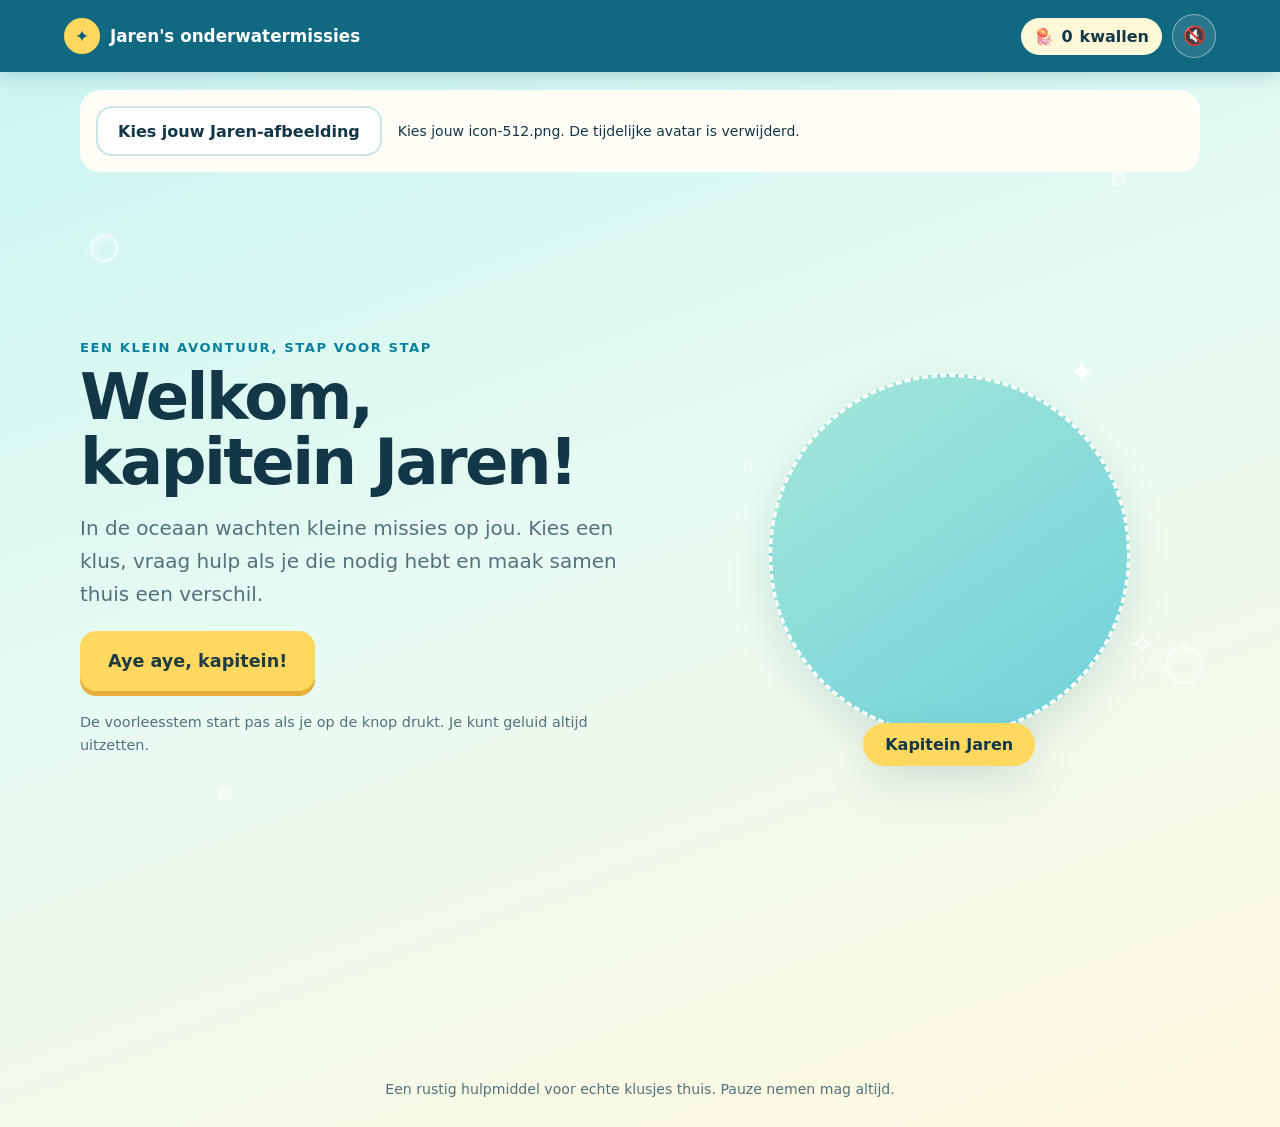
<file: minigames-met-jouw-jaren.html>
<!doctype html>
<html lang="nl">
  <head>
    <meta charset="utf-8">
    <meta name="viewport" content="width=device-width, initial-scale=1">
    <meta name="theme-color" content="#087f9d">
    <meta name="description" content="Een rustige, lokale app met kleine onderwatermissies voor Jaren.">
    <title>Jaren's Onderwatermissies</title>
    <style>:root {
  color-scheme: light;
  --ocean-deep: #075b78;
  --ocean: #087f9d;
  --ocean-light: #d9f7f5;
  --seafoam: #b7f0df;
  --sunshine: #ffd860;
  --coral: #ff8877;
  --ink: #143747;
  --muted: #53717b;
  --paper: #fffdf6;
  --line: #c9e6e5;
  --shadow: 0 16px 42px rgba(8, 77, 100, .13);
  font-family: "Trebuchet MS", "Avenir Next", Avenir, system-ui, sans-serif;
}

* { box-sizing: border-box; }

body {
  margin: 0;
  min-width: 320px;
  min-height: 100vh;
  color: var(--ink);
  background: linear-gradient(160deg, #c8f5f2 0%, #e8fbf2 48%, #fff8df 100%);
  overflow-x: hidden;
}

button, input { font: inherit; }
button { color: inherit; }
button:focus-visible, a:focus-visible, input:focus-visible {
  outline: 4px solid #f6a63c;
  outline-offset: 3px;
}

.ocean { position: fixed; inset: 0; z-index: -1; overflow: hidden; pointer-events: none; }
.bubble { position: absolute; width: 28px; height: 28px; border: 2px solid rgba(255,255,255,.68); border-radius: 50%; box-shadow: inset 3px 3px 8px #fff8, 0 0 14px #fff5; }
.bubble-one { left: 7%; top: 26%; }
.bubble-two { right: 12%; top: 19%; width: 15px; height: 15px; }
.bubble-three { right: 6%; bottom: 24%; width: 38px; height: 38px; }
.bubble-four { left: 17%; bottom: 11%; width: 13px; height: 13px; }

.topbar {
  position: sticky;
  top: 0;
  z-index: 3;
  min-height: 72px;
  padding: 10px clamp(16px, 5vw, 64px);
  display: flex;
  align-items: center;
  justify-content: space-between;
  gap: 16px;
  color: white;
  background: rgba(5, 95, 122, .94);
  box-shadow: 0 4px 18px #074f6530;
  backdrop-filter: blur(12px);
}
.brand { display: flex; align-items: center; gap: 10px; text-decoration: none; color: inherit; font-size: 1.05rem; font-weight: 900; }
.brand-mark { display: grid; width: 36px; height: 36px; place-items: center; border-radius: 50%; color: var(--ocean-deep); background: var(--sunshine); }
.topbar-right { display: flex; align-items: center; gap: 10px; }
.wallet { display: flex; align-items: center; gap: 7px; padding: 9px 13px; border-radius: 999px; color: var(--ink); background: #fff8d8; font-weight: 900; }
.wallet-label { font-weight: 700; }
.icon-button { min-width: 44px; min-height: 44px; border: 1px solid #ffffff70; border-radius: 50%; color: white; background: #ffffff19; cursor: pointer; font-size: 1.15rem; }
.app-shell { width: min(1120px, calc(100% - 32px)); min-height: calc(100vh - 144px); margin: 28px auto 110px; }
.view { animation: rise-in .35s ease both; }
.view[hidden] { display: none; }
.notice { position: relative; z-index: 1; margin: 0 0 18px; padding: 14px 18px; border: 2px solid #e8a837; border-radius: 16px; background: #fff5d5; font-weight: 700; }
.welcome-view { min-height: min(720px, calc(100vh - 190px)); display: grid; grid-template-columns: 1.05fr .95fr; align-items: center; gap: clamp(20px, 5vw, 70px); }
.welcome-copy { padding: clamp(20px, 5vw, 60px) 0; }
.eyebrow { margin: 0 0 10px; color: var(--ocean); font-size: .82rem; font-weight: 900; letter-spacing: .12em; text-transform: uppercase; }
h1, h2, p { margin-top: 0; }
h1 { max-width: 760px; margin-bottom: 16px; font-size: clamp(2.2rem, 5vw, 4.1rem); line-height: 1.03; letter-spacing: -.04em; }
h2 { margin: 38px 0 16px; font-size: clamp(1.35rem, 2.5vw, 1.8rem); }
.lead { max-width: 650px; color: var(--muted); font-size: clamp(1.05rem, 2vw, 1.25rem); line-height: 1.65; }
.button { min-height: 50px; display: inline-flex; align-items: center; justify-content: center; gap: 8px; padding: 12px 20px; border: 0; border-radius: 16px; font-weight: 900; cursor: pointer; text-align: center; transition: transform .18s ease, box-shadow .18s ease, filter .18s ease; }
.button:hover:not(:disabled) { transform: translateY(-2px); box-shadow: 0 8px 18px #134b5c29; }
.button:disabled { opacity: .58; cursor: not-allowed; }
.button-primary { color: #203b42; background: var(--sunshine); box-shadow: 0 5px 0 #e7af37; }
.button-secondary { border: 2px solid var(--line); background: white; }
.button-coral { color: #fff; background: #d94f4d; }
.button-large { min-height: 60px; padding: 16px 28px; font-size: 1.1rem; }
.button-full { width: 100%; }
.sound-note, .fine-print { margin-top: 20px; color: var(--muted); font-size: .9rem; line-height: 1.55; }
.welcome-avatar { position: relative; justify-self: center; width: min(100%, 430px); aspect-ratio: 1; }
.welcome-avatar::before { position: absolute; inset: 8%; content: ""; border: 3px dashed #fff; border-radius: 50%; background: linear-gradient(145deg, #a4e7d8, #71d2db); box-shadow: var(--shadow); }
.welcome-avatar img { position: absolute; left: 10%; top: 3%; width: 80%; height: 88%; object-fit: cover; object-position: center 28%; border: 9px solid #fff; border-radius: 46% 46% 40% 40%; box-shadow: var(--shadow); }
.avatar-caption { position: absolute; bottom: 1%; left: 50%; z-index: 1; transform: translateX(-50%); white-space: nowrap; padding: 12px 22px; border-radius: 999px; background: var(--sunshine); font-weight: 900; box-shadow: var(--shadow); }
.avatar-orbit span { position: absolute; z-index: 1; color: #fff; font-size: 2rem; }
.avatar-orbit span:nth-child(1) { top: 3%; right: 16%; }
.avatar-orbit span:nth-child(2) { top: 25%; left: 1%; }
.avatar-orbit span:nth-child(3) { right: 2%; bottom: 25%; }
.page-heading { display: flex; align-items: center; justify-content: space-between; gap: 22px; margin: 34px 0 24px; }
.page-heading h1 { font-size: clamp(2rem, 4vw, 3.2rem); }
.page-heading .lead { margin-bottom: 0; }
.companion { display: flex; align-items: center; gap: 10px; flex: 0 0 auto; padding: 8px 14px 8px 8px; border: 2px solid white; border-radius: 999px; background: #ffffffb8; color: var(--ocean-deep); font-weight: 900; box-shadow: 0 5px 16px #0e64731a; }
.companion img { width: 54px; height: 54px; object-fit: cover; object-position: center 25%; border-radius: 50%; border: 3px solid #fff; animation: companion-walk 2s ease-in-out infinite alternate; }
.mission-grid { display: grid; grid-template-columns: repeat(3, 1fr); gap: 18px; }
.mission-card { position: relative; display: flex; min-height: 278px; flex-direction: column; padding: 22px; border: 2px solid white; border-radius: 24px; background: #fffdf2e8; box-shadow: var(--shadow); }
.mission-icon { width: 68px; height: 68px; display: grid; place-items: center; margin-bottom: 14px; border-radius: 20px; background: var(--ocean-light); font-size: 2.2rem; }
.mission-card h2 { margin: 0 0 3px; font-size: 1.25rem; }
.mission-tag { margin: 0 0 18px; color: var(--muted); font-size: .9rem; }
.mission-footer { display: flex; align-items: center; justify-content: space-between; gap: 8px; margin-top: auto; }
.points { color: #8d5b00; font-weight: 900; white-space: nowrap; }
.status-pill { display: inline-flex; align-items: center; gap: 5px; width: fit-content; padding: 7px 10px; border-radius: 99px; background: #e5f5ee; color: #256448; font-size: .85rem; font-weight: 900; }
.status-waiting { background: #fff0c8; color: #735308; }
.status-approved { background: #dff3ea; color: #256448; }
.back-link { min-height: 48px; padding: 8px 2px; border: 0; color: var(--ocean-deep); background: transparent; font-weight: 900; cursor: pointer; }
.mission-play { display: grid; grid-template-columns: minmax(0, 1fr) 250px; gap: 24px; margin-top: 14px; }
.step-card { min-height: 340px; padding: clamp(22px, 5vw, 44px); border: 2px solid white; border-radius: 28px; background: var(--paper); box-shadow: var(--shadow); }
.step-count { color: var(--muted); font-weight: 900; }
.step-instruction { margin: 32px 0; font-size: clamp(1.6rem, 4vw, 2.6rem); font-weight: 900; line-height: 1.2; }
.step-actions { display: flex; flex-wrap: wrap; gap: 12px; }
.helper-card { align-self: stretch; padding: 22px; border-radius: 24px; background: #d7f4eb; }
.helper-card img { width: 96px; height: 96px; object-fit: cover; object-position: center 25%; border: 4px solid white; border-radius: 50%; }
.helper-card h2 { margin: 12px 0 8px; font-size: 1.25rem; }
.help-options { display: grid; gap: 10px; margin-top: 16px; }
.help-options .button { min-height: 54px; padding: 10px; background: white; font-size: .92rem; }
.room-scene { position: relative; min-height: 370px; overflow: hidden; border: 7px solid #fff; border-radius: 28px; background: linear-gradient(#8ce0e2 0 58%, #ffe1a0 58%); box-shadow: var(--shadow); }
.room-scene::before { position: absolute; inset: 56% 0 0; content: ""; background: repeating-linear-gradient(165deg, transparent 0 32px, #f8c97855 33px 36px); }
.room-window { position: absolute; top: 34px; left: 7%; width: 150px; height: 130px; display: flex; align-items: center; justify-content: space-around; border: 9px solid #fff5d7; border-radius: 50%; background: #55c5d9; font-size: 1.8rem; }
.room-bed { position: absolute; left: 30%; bottom: 28px; z-index: 1; display: grid; width: 230px; height: 88px; place-items: center; border: 8px solid #e6a14e; border-radius: 24px 24px 8px 8px; background: #fff4d5; font-size: 3rem; }
.room-shelf { position: absolute; top: 48px; right: 8%; font-size: 3.4rem; }
.room-avatar { position: absolute; right: 12%; bottom: 22px; z-index: 2; width: 125px; height: 176px; object-fit: cover; object-position: center 20%; border: 5px solid white; border-radius: 48% 48% 25% 25%; animation: companion-walk 2.4s ease-in-out infinite alternate; }
.room-items { position: absolute; z-index: 3; inset: 0; pointer-events: none; }
.room-items span { position: absolute; font-size: 2.2rem; filter: drop-shadow(0 2px 2px #fff); }
.room-items .avatar-equipment { right: calc(12% + 36px); bottom: 184px; z-index: 4; font-size: 2rem; }
.shop-grid { display: grid; grid-template-columns: repeat(auto-fit, minmax(200px, 1fr)); gap: 14px; }
.shop-card { display: flex; align-items: center; gap: 14px; padding: 16px; border: 2px solid white; border-radius: 20px; background: #fffdf2e8; box-shadow: 0 7px 20px #0c60701a; }
.shop-icon { font-size: 2.2rem; }
.shop-info { flex: 1; }
.shop-info strong, .shop-info span { display: block; }
.shop-info span { margin-top: 4px; color: var(--muted); font-size: .9rem; }
.shop-card .button { min-width: 92px; padding-inline: 12px; }
.reward-list { display: grid; gap: 12px; }
.reward-card { display: flex; align-items: center; justify-content: space-between; gap: 18px; padding: 18px 22px; border: 2px solid white; border-radius: 20px; background: #fffdf2e8; box-shadow: 0 7px 20px #0c60701a; }
.reward-card p { margin: 5px 0 0; color: var(--muted); line-height: 1.5; }
.parent-panel { margin: 18px 0; padding: clamp(18px, 4vw, 28px); border: 2px solid white; border-radius: 24px; background: #fffdf2e8; box-shadow: var(--shadow); }
.parent-panel h2 { margin-top: 0; }
.approval-card { display: flex; flex-wrap: wrap; align-items: center; justify-content: space-between; gap: 14px; padding: 14px 0; border-top: 1px solid var(--line); }
.approval-card:first-child { border-top: 0; }
.approval-actions { display: flex; gap: 10px; flex-wrap: wrap; }
.reward-form { display: grid; grid-template-columns: 1fr 180px; gap: 14px; align-items: end; }
.reward-form label, .pin-dialog label { display: grid; gap: 7px; font-weight: 800; }
.reward-form label:nth-child(3) { grid-column: 1 / -1; }
input:not([type="checkbox"]):not([type="file"]) { width: 100%; min-height: 48px; padding: 10px 12px; border: 2px solid var(--line); border-radius: 12px; background: white; }
.reward-form button { width: fit-content; }
.parent-reward-list { display: grid; gap: 8px; margin-top: 16px; }
.parent-reward { display: flex; justify-content: space-between; gap: 12px; padding: 10px 0; border-top: 1px solid var(--line); }
.setting-row { display: flex; justify-content: space-between; align-items: center; gap: 14px; min-height: 54px; border-top: 1px solid var(--line); font-weight: 800; }
.setting-row input { width: 24px; height: 24px; accent-color: var(--ocean); }
.export-actions { display: flex; flex-wrap: wrap; gap: 10px; margin-top: 16px; }
.import-button { position: relative; overflow: hidden; }
.import-button input { position: absolute; inset: 0; width: 100%; opacity: 0; cursor: pointer; }
.empty-state { padding: 18px; border-radius: 16px; background: #eff9f3; color: var(--muted); }
.bottom-nav { position: fixed; z-index: 4; left: 50%; bottom: 14px; transform: translateX(-50%); display: flex; gap: 4px; width: min(700px, calc(100% - 24px)); padding: 8px; border: 1px solid #fff; border-radius: 22px; background: #ffffffed; box-shadow: 0 10px 38px #044a6233; backdrop-filter: blur(12px); }
.bottom-nav[hidden] { display: none; }
.nav-button { flex: 1; min-height: 54px; display: grid; place-items: center; align-content: center; gap: 2px; border: 0; border-radius: 16px; background: transparent; font-size: .83rem; font-weight: 900; cursor: pointer; }
.nav-button span { font-size: 1.25rem; }
.nav-button[aria-current="page"] { color: var(--ocean-deep); background: #d9f5ef; }
.pin-dialog { width: min(430px, calc(100% - 28px)); padding: 28px; border: 0; border-radius: 24px; background: var(--paper); box-shadow: 0 20px 70px #063f50a6; }
.pin-dialog::backdrop { background: #063e50a3; backdrop-filter: blur(4px); }
.pin-dialog h2 { margin: 0 0 8px; }
.pin-dialog p:not(.eyebrow):not(.form-error) { color: var(--muted); line-height: 1.5; }
.pin-dialog label { margin: 16px 0; }
.dialog-close { float: right; width: 40px; height: 40px; border: 0; border-radius: 50%; background: var(--ocean-light); font-size: 1.5rem; cursor: pointer; }
.form-error { min-height: 1.3em; color: #ad3333; font-weight: 800; }
.footer { padding: 15px 20px 30px; color: var(--muted); text-align: center; font-size: .88rem; }
body.calm-mode *, body.calm-mode *::before, body.calm-mode *::after { animation-duration: .01ms !important; animation-iteration-count: 1 !important; scroll-behavior: auto !important; transition-duration: .01ms !important; }

@keyframes rise-in { from { opacity: 0; transform: translateY(8px); } to { opacity: 1; transform: translateY(0); } }
@keyframes companion-walk { from { transform: translateX(-4px) rotate(-2deg); } to { transform: translateX(5px) rotate(2deg); } }

@media (max-width: 760px) {
  .topbar { min-height: 64px; padding-inline: 14px; }
  .brand { font-size: .88rem; }
  .wallet { gap: 5px; padding: 8px 10px; font-size: .88rem; }
  .wallet-label { display: none; }
  .app-shell { width: min(100% - 24px, 600px); margin-top: 15px; }
  .welcome-view { min-height: auto; grid-template-columns: 1fr; gap: 8px; padding-top: 24px; }
  .welcome-copy { padding: 10px 0; }
  .welcome-avatar { width: min(80vw, 310px); }
  .page-heading { align-items: stretch; flex-direction: column; }
  .page-heading .companion { align-self: flex-end; max-width: 100px; flex-direction: column; gap: 3px; padding: 7px; text-align: center; font-size: .7rem; }
  .companion img { width: 48px; height: 48px; }
  .mission-grid { grid-template-columns: 1fr; }
  .mission-card { min-height: 220px; }
  .mission-play { grid-template-columns: 1fr; }
  .helper-card { display: grid; grid-template-columns: 74px 1fr; align-items: center; column-gap: 12px; }
  .helper-card img { width: 70px; height: 70px; grid-row: span 2; }
  .helper-card h2 { margin: 0; }
  .helper-card p { margin: 4px 0 0; }
  .help-options { grid-column: 1 / -1; }
  .room-scene { min-height: 310px; }
  .room-window { width: 110px; height: 100px; font-size: 1.3rem; }
  .room-bed { left: 12%; width: 180px; }
  .room-avatar { right: 8%; width: 100px; height: 144px; }
  .room-items .avatar-equipment { right: calc(8% + 28px); bottom: 150px; }
  .reward-card { align-items: flex-start; flex-direction: column; }
  .reward-form { grid-template-columns: 1fr; }
  .reward-form label:nth-child(3) { grid-column: auto; }
  .reward-form button { width: 100%; }
  .bottom-nav { bottom: 7px; width: calc(100% - 14px); }
  .nav-button { min-height: 52px; font-size: .7rem; }
  .footer { padding-bottom: 90px; }
}

@media (prefers-reduced-motion: reduce) {
  *, *::before, *::after { scroll-behavior: auto !important; animation-duration: .01ms !important; animation-iteration-count: 1 !important; transition-duration: .01ms !important; }
}

/* Wasmandmissie */
.laundry-heading {text-align:center;max-width:760px;margin:0 auto 20px}.laundry-heading h1{font-size:clamp(1.8rem,5vw,3rem);margin:10px 0}.laundry-progress{display:flex;align-items:center;justify-content:center;gap:12px}.laundry-progress>span{display:grid;place-items:center;width:32px;height:32px;border-radius:50%;background:white;border:2px solid #84c8cc}.laundry-progress .collected{background:#087f72;color:white;border-color:#087f72}
.laundry-scene{position:relative;min-height:365px;border:6px solid white;border-radius:32px;background:linear-gradient(180deg,#ffe5a4 0%,#ffcf76 70%,#dba764 70%,#edc691 100%);box-shadow:var(--shadow);display:flex;align-items:flex-end;justify-content:space-around;padding:125px 24px 25px;gap:24px;overflow:hidden}.pineapple-window{position:absolute;top:20px;left:30px;width:105px;height:95px;text-align:center;background:#83e0ed;border:9px solid #bf8241;border-radius:50%;font-size:26px;line-height:1.3}.scene-label{position:absolute;right:25px;top:40px;font-weight:bold;color:#764c24;font-size:1.1rem}.clothes-floor{display:grid;grid-template-columns:repeat(2,minmax(80px,140px));gap:15px;flex:1;max-width:340px}.clothing{border:3px solid transparent;border-radius:22px;background:#fff9e6;min-height:92px;cursor:pointer;padding:10px;box-shadow:0 5px 0 #ba8b4a}.clothing>span{font-size:44px;display:block}.clothing small{font-weight:bold;font-size:14px}.clothing.selected{border-color:#006f88;background:#d3fcff;transform:translateY(-5px)}.clothing-space{display:grid;place-items:center;color:#98692d;min-height:92px;font-size:32px}.laundry-basket{width:220px;min-height:185px;border:4px dashed #976329;background:#fff6da;border-radius:26px;cursor:pointer;padding:14px;position:relative}.laundry-basket:disabled{cursor:default;opacity:.85}.laundry-basket:not(:disabled){border:4px solid #087f9d;background:#edfffa;box-shadow:0 0 0 7px #fff8}.basket-icon{display:block;font-size:90px;line-height:1.1}.basket-clothes{display:block;font-size:25px;min-height:32px}.laundry-basket strong{display:block}.laundry-controls{display:flex;justify-content:center;gap:15px;flex-wrap:wrap;margin:24px 0}.practice-note{text-align:center;max-width:650px;margin:16px auto;line-height:1.6;color:var(--muted)}
@media(max-width:560px){.laundry-scene{padding:125px 12px 20px;gap:12px;min-height:400px}.clothes-floor{gap:10px}.laundry-basket{width:135px;min-height:170px;padding:9px}.basket-icon{font-size:70px}.clothing{padding:8px 3px}.clothing>span{font-size:36px}.scene-label{max-width:120px;right:16px}.laundry-heading .lead{font-size:1.05rem}}

.quick-game{max-width:900px;margin:auto}.quick-scene{padding:28px;border:6px solid white;border-radius:30px;background:linear-gradient(145deg,#b8f3ed,#fff0be);box-shadow:var(--shadow)}.game-schoolbag .quick-scene{background:linear-gradient(145deg,#d9e7ff,#d7f8e9)}.game-plate .quick-scene{background:linear-gradient(145deg,#ffe1b5,#fff5d4)}.game-waste .quick-scene{background:linear-gradient(145deg,#b9e8f7,#e5f5d8)}.quick-count{display:inline-block;background:white;border-radius:30px;padding:10px 24px;font-weight:bold;color:#075b78}.quick-choices,.plate-trail{display:flex;justify-content:center;gap:14px;flex-wrap:wrap}.quick-choice{min-width:130px;min-height:130px;padding:15px;border:3px solid white;border-radius:24px;background:#fffdf6;box-shadow:0 5px 0 #087f9d33;cursor:pointer;flex:1;max-width:200px}.quick-choice>span{display:block;font-size:52px;line-height:1.3}.quick-choice strong{display:block;margin-top:8px}.quick-choice:hover:not(:disabled){background:#fff1ad;transform:translateY(-3px)}.quick-choice.packed{background:#c7efde;color:#23604c;box-shadow:none}.quick-choice:disabled:not(.packed){opacity:.5;cursor:default}.quick-destination{display:flex;flex-direction:column;align-items:center;margin:25px auto 0;padding:14px;border:3px dashed #178199;border-radius:25px;background:#ffffffb0;max-width:330px;min-height:150px}.quick-destination>span{font-size:66px}.packed-items{font-size:28px;min-height:36px;margin-top:8px}.packing-list{padding:16px;background:white;border-radius:18px;margin-bottom:20px;text-align:center;font-weight:bold;line-height:1.8}.quick-feedback{text-align:center;min-height:48px;line-height:1.6;font-weight:bold;margin:22px 0;color:#075b78}.waste-object{text-align:center;font-size:80px}.object-name{text-align:center;font-weight:bold}.plate-trail .trail-step{max-width:220px}.game-plate .trail-step:not(:disabled){border-color:#087f9d;background:#fff1ad}
@media(max-width:560px){.quick-scene{padding:18px 12px}.quick-choice{min-width:92px;min-height:112px;padding:10px 5px}.quick-choice>span{font-size:40px}.quick-choices,.plate-trail{gap:9px}.quick-choice strong{font-size:14px}.game-schoolbag .quick-choice{flex-basis:40%;max-width:none}.packing-list{font-size:14px}.plate-trail{flex-direction:column}.plate-trail .trail-step{max-width:none;width:100%;min-height:85px;display:flex;align-items:center;gap:16px;padding:8px 16px}.quick-destination{min-height:120px}}

.avatar-picker{max-width:1120px;margin:18px auto;padding:16px;display:flex;align-items:center;gap:16px;flex-wrap:wrap;background:#fffdf6;border-radius:20px}.avatar-picker label{position:relative;cursor:pointer}.avatar-picker input{position:absolute;inset:0;opacity:0;width:100%;cursor:pointer}.avatar-picker span{font-size:14px}img[hidden]{display:none!important}
</style>
    
  </head>
  <body><div id="preview-warning" style="padding:20px;background:#fff0b3">Open dit gedownloade bestand in je browser. In een bestandsvoorbeeld werken de knoppen niet.</div>
    <div class="ocean" aria-hidden="true">
      <span class="bubble bubble-one"></span>
      <span class="bubble bubble-two"></span>
      <span class="bubble bubble-three"></span>
      <span class="bubble bubble-four"></span>
    </div>
    <header class="topbar">
      <a class="brand" href="#" data-action="welcome" aria-label="Naar welkom">
        <span class="brand-mark" aria-hidden="true">✦</span>
        <span>Jaren's onderwatermissies</span>
      </a>
      <div class="topbar-right">
        <div class="wallet" aria-live="polite">
          <span aria-hidden="true">🪼</span>
          <span id="wallet-count">0</span>
          <span class="wallet-label">kwallen</span>
        </div>
        <button class="sound-toggle icon-button" data-action="toggle-voice" aria-label="Voorleesstem aan of uit" title="Voorleesstem aan of uit">
          <span id="voice-icon" aria-hidden="true">🔈</span>
        </button>
      </div>
    </header>

    <aside class="avatar-picker"><label class="button button-secondary">Kies jouw Jaren-afbeelding<input id="avatar-file" type="file" accept="image/png,image/jpeg,image/webp"></label><span id="avatar-status">Kies jouw icon-512.png.</span></aside>
    <main id="app" class="app-shell" tabindex="-1">
      <div id="notice" class="notice" role="status" hidden></div>
      <section id="welcome-view" class="view welcome-view">
        <div class="welcome-copy">
          <p class="eyebrow">Een klein avontuur, stap voor stap</p>
          <h1>Welkom, kapitein Jaren!</h1>
          <p class="lead">In de oceaan wachten kleine missies op jou. Kies een klus, vraag hulp als je die nodig hebt en maak samen thuis een verschil.</p>
          <button class="button button-primary button-large" data-action="begin">Aye aye, kapitein!</button>
          <p class="sound-note">De voorleesstem start pas als je op de knop drukt. Je kunt geluid altijd uitzetten.</p>
        </div>
        <div class="welcome-avatar">
          <div class="avatar-orbit" aria-hidden="true"><span>✦</span><span>◦</span><span>✧</span></div>
          <img data-jaren hidden alt="Jaren als vrolijke onderwaterheld">
          <span class="avatar-caption">Kapitein Jaren</span>
        </div>
      </section>

      <section id="missions-view" class="view" hidden>
        <div class="page-heading">
          <div>
            <p class="eyebrow">Jouw avontuur van vandaag</p>
            <h1>Hoi Jaren! Dit kun je vandaag doen.</h1>
            <p class="lead">Kies samen een missie. Je mag altijd om hulp of pauze vragen.</p>
          </div>
          <div class="companion">
            <img data-jaren hidden alt="">
            <span>Jaren loopt mee!</span>
          </div>
        </div>
        <div id="missions-list" class="mission-grid"></div>
      </section>

      <section id="mission-view" class="view" hidden>
        <button class="back-link" data-action="missions">← Terug naar mijn missies</button>
        <div id="mission-content"></div>
      </section>

      <section id="room-view" class="view" hidden>
        <div class="page-heading">
          <div>
            <p class="eyebrow">Jouw eigen plekje</p>
            <h1>Mijn onderwaterkamer</h1>
            <p class="lead">Verdien kwallen met missies en kies iets leuks voor jouw kamer.</p>
          </div>
          <div class="companion">
            <img data-jaren hidden alt="">
            <span>Jaren kijkt mee!</span>
          </div>
        </div>
        <div class="room-scene">
          <div class="room-window"><span>🌊</span><span>🐠</span><span>🫧</span></div>
          <div class="room-bed"><span>🛏️</span></div>
          <div class="room-shelf"><span>🪸</span></div>
          <div id="room-items" class="room-items" aria-live="polite"></div>
          <img class="room-avatar" data-jaren hidden alt="Jaren in zijn kamer">
        </div>
        <h2>Spulletjes voor Jaren</h2>
        <div id="avatar-shop" class="shop-grid"></div>
        <h2>Spulletjes voor de kamer</h2>
        <div id="furniture-shop" class="shop-grid"></div>
      </section>

      <section id="chest-view" class="view" hidden>
        <div class="page-heading">
          <div>
            <p class="eyebrow">Samen afgesproken</p>
            <h1>De echte schatkist</h1>
            <p class="lead">Een ouder stelt een beloning en de afspraak in. Je ziet altijd wat het kost.</p>
          </div>
          <div class="companion">
            <img data-jaren hidden alt="">
            <span>Jaren spaart mee!</span>
          </div>
        </div>
        <div id="rewards-list" class="reward-list"></div>
        <h2>Dit gaan we doen</h2>
        <div id="requests-list" class="reward-list"></div>
      </section>

      <section id="parent-view" class="view" hidden>
        <div class="page-heading">
          <div>
            <p class="eyebrow">Alleen voor mama of Birger</p>
            <h1>Ouderhoek</h1>
            <p class="lead">Gegevens blijven op dit apparaat. Deze lokale PIN is alleen bedoeld om toevallig aantikken te voorkomen.</p>
          </div>
          <div class="companion">
            <img data-jaren hidden alt="">
            <span>Ouder keurt missies goed</span>
          </div>
        </div>
        <div class="parent-panel">
          <h2>Missies die op jou wachten</h2>
          <div id="approvals-list"></div>
        </div>
        <div class="parent-panel">
          <h2>Beloningsaanvragen</h2>
          <div id="parent-requests"></div>
        </div>
        <div class="parent-panel">
          <h2>Een echte beloning instellen</h2>
          <form id="reward-form" class="reward-form">
            <label>Beloning
              <input name="title" maxlength="60" required placeholder="Bijvoorbeeld: samen een spel kiezen">
            </label>
            <label>Prijs in kwallen
              <input name="price" type="number" min="1" max="500" step="1" required>
            </label>
            <label>Wat spreken jullie af?
              <input name="appointment" maxlength="120" required placeholder="Bijvoorbeeld: vrijdag na het eten">
            </label>
            <button class="button button-primary" type="submit">Beloning toevoegen</button>
          </form>
          <div id="parent-rewards" class="parent-reward-list"></div>
        </div>
        <div class="parent-panel settings-panel">
          <h2>Instellingen en voortgang</h2>
          <label class="setting-row"><span>Voorleesstem</span><input id="voice-setting" type="checkbox"></label>
          <label class="setting-row"><span>Rustige stand (minder beweging)</span><input id="calm-setting" type="checkbox"></label>
          <div class="export-actions">
            <button class="button button-secondary" data-action="export">Voortgang exporteren</button>
            <label class="button button-secondary import-button">Voortgang herstellen
              <input id="import-file" type="file" accept="application/json,.json">
            </label>
          </div>
          <p class="fine-print">De app werkt lokaal op dit apparaat. De PIN is geen beveiliging voor gevoelige gegevens; er zijn geen online accounts of synchronisatie.</p>
        </div>
      </section>
    </main>

    <nav id="bottom-nav" class="bottom-nav" aria-label="Hoofdnavigatie" hidden>
      <button data-action="missions" class="nav-button" aria-current="page"><span aria-hidden="true">🧭</span>Missies</button>
      <button data-action="room" class="nav-button"><span aria-hidden="true">🪸</span>Mijn kamer</button>
      <button data-action="chest" class="nav-button"><span aria-hidden="true">🧰</span>Schatkist</button>
      <button data-action="parent" class="nav-button"><span aria-hidden="true">🔒</span>Ouderhoek</button>
    </nav>

    <dialog id="pin-dialog" class="pin-dialog">
      <form id="pin-form" method="dialog">
        <button class="dialog-close" type="button" data-action="close-pin" aria-label="Sluiten">×</button>
        <p class="eyebrow">Ouderhoek</p>
        <h2 id="pin-title">Voer de ouder-PIN in</h2>
        <p id="pin-description">De PIN voorkomt dat Jaren per ongeluk instellingen wijzigt.</p>
        <label id="pin-confirm-wrap" hidden>PIN nog een keer
          <input id="pin-confirm" type="password" inputmode="numeric" pattern="[0-9]{4}" maxlength="4" autocomplete="new-password">
        </label>
        <label>Vier cijfers
          <input id="pin-input" type="password" inputmode="numeric" pattern="[0-9]{4}" maxlength="4" autocomplete="current-password" required>
        </label>
        <p id="pin-error" class="form-error" aria-live="polite"></p>
        <button class="button button-primary button-full" type="submit">Verder</button>
      </form>
    </dialog>

    <footer class="footer">Een rustig hulpmiddel voor echte klusjes thuis. Pauze nemen mag altijd.</footer>
  <script>document.getElementById("preview-warning")?.remove();
"use strict";

const STORAGE_KEY = "jarens-onderwatermissies-v1";
const emptyAvatar = "data:image/svg+xml,%3Csvg xmlns='http://www.w3.org/2000/svg' width='512' height='512'/%3E";
let avatarPath = emptyAvatar;
try { avatarPath = localStorage.getItem("jarens-original-avatar") || emptyAvatar; } catch {}
function applyAvatar() {
  document.querySelectorAll("img[data-jaren], .helper-card img").forEach(img => { img.src = avatarPath; img.hidden = avatarPath === emptyAvatar; });
  const hint = document.getElementById("avatar-status");
  if (hint) hint.textContent = avatarPath === emptyAvatar ? "Kies jouw icon-512.png. De tijdelijke avatar is verwijderd." : "Jouw eigen Jaren is ingesteld op dit toestel.";
}

const starterMissions = [
  {
    id: "laundry",
    title: "Kleren in de wasmand",
    theme: "Wasmand-missie",
    icon: "🧺",
    points: 5,
    steps: ["Pak de afgesproken vuile kleren.", "Breng ze naar de wasmand.", "Leg ze rustig in de mand."]
  },
  {
    id: "toys",
    title: "Speelgoed opruimen",
    theme: "Opruimheld",
    icon: "🧸",
    points: 10,
    steps: ["Kies samen één soort speelgoed.", "Stop het speelgoed in de juiste bak.", "Kijk samen of het afgesproken plekje klaar is."]
  },
  {
    id: "plate",
    title: "Bordje wegzetten",
    theme: "Afruim-missie",
    icon: "🍽️",
    points: 5,
    steps: ["Pak je eigen bordje.", "Breng het naar de afgesproken plek.", "Zet het neer op een veilige plek op kinderhoogte."]
  }
];
starterMissions.push(
  {id:"schoolbag",title:"Boekentas klaarmaken",theme:"Klaar voor de vaarschool",icon:"🎒",points:10,steps:["Kijk samen wat vandaag mee moet.","Stop de afgesproken spullen in je boekentas.","Zet je tas op de vaste plek."]},
  {id:"waste",title:"Afval weggooien",theme:"Afval-Anker in de haven",icon:"♻️",points:3,steps:["Pak samen het afgesproken veilige afval.","Kies met een ouder de juiste bak.","Gooi het afval erin."]}
);
const quickGames = {
 toys:{place:"De Ananas",title:"Alles in de speelgoedbak!",hint:"Tik op de drie speeltjes om ze op te ruimen.",items:[{icon:"🧸",name:"knuffel"},{icon:"🚗",name:"autootje"},{icon:"🧩",name:"puzzel"}],target:"🧺",targetName:"Speelgoedbak",done:"De speelplek is weer netjes!",real:"Nu thuis: kies samen één soort speelgoed en ruim die op."},
 schoolbag:{place:"De vaarschool van Mevrouw Puff",title:"Wat gaat mee naar school?",hint:"Tik op brooddoos, drinkfles en boek. Het lijstje helpt je.",items:[{icon:"🥪",name:"brooddoos"},{icon:"🧴",name:"drinkfles"},{icon:"📘",name:"boek"}],target:"🎒",targetName:"Mijn boekentas",done:"Je oefentas is klaar!",real:"Nu thuis: kijk samen wat vandaag écht in je tas moet. Het oefenlijstje is een voorbeeld."},
 plate:{place:"De Krokante Krab",title:"Breng je bordje naar de afruimplek",hint:"Tik op de volgende voetstap. Rustig lopen mag!",items:[{icon:"👣",name:"Pak je bordje"},{icon:"👣",name:"Loop naar de afruimplek"},{icon:"🍽️",name:"Zet je bordje neer"}],target:"🍽️",targetName:"Veilige afruimplek",done:"Het bordje staat op zijn plek!",real:"Nu thuis: breng je eigen bordje rustig naar de afgesproken veilige plek."},
 waste:{place:"De haven van Biquini Broek",title:"Papier hoort bij papier!",hint:"Waar hoort dit schone, droge papier? Tik op de papierbak.",items:[{icon:"📄",name:"vel papier"},{icon:"📰",name:"krant"},{icon:"📦",name:"kartonnen doos"}],target:"♻️",targetName:"Papierbak",done:"De haven is weer een stukje netter!",real:"Nu thuis: vraag welk veilig afval je mag weggooien en in welke bak het hoort."}
};
const avatarItems = [
  { id: "cap", title: "Werknemersmuts", price: 20, icon: "🧢" },
  { id: "net", title: "Kwallenvangersnetje", price: 30, icon: "🥅" },
  { id: "cape", title: "Superheldencape", price: 40, icon: "🦸" },
  { id: "hat", title: "Piratenhoed", price: 60, icon: "🏴‍☠️" },
  { id: "helmet", title: "Duikhelm", price: 80, icon: "🤿" }
];
const furnitureItems = [
  { id: "lamp", title: "Schelpenlamp", price: 15, icon: "🐚" },
  { id: "mat", title: "Zeesterrenmat", price: 25, icon: "⭐" },
  { id: "aquarium", title: "Bubbelaquarium", price: 40, icon: "🐠" },
  { id: "chest", title: "Schatkist", price: 60, icon: "🧰" },
  { id: "window", title: "Groot raam", price: 80, icon: "🪟" }
];

const emptyState = () => ({
  balance: 0,
  experience: 0,
  ownedAvatars: [],
  ownedFurniture: [],
  equippedAvatar: null,
  tasksByDay: {},
  rewards: [],
  requests: [],
  preferences: { voice: false, calm: false },
  parentPin: null
});

let state = emptyState();
let activeView = "welcome";
let activeTaskId = null;
let selectedLaundry = null;
const laundryClothes = [{id:"shirt",icon:"👕",name:"T-shirt"},{id:"socks",icon:"🧦",name:"sokken"},{id:"shorts",icon:"🩳",name:"broek"},{id:"dress",icon:"👗",name:"jurkje"}];
let pinPurpose = "enter";
let persistenceError = "";
let noticeTimer = 0;

const byId = (id) => document.getElementById(id);
const escapeHtml = (value) => String(value).replace(/[&<>"']/g, (character) => ({
  "&": "&amp;", "<": "&lt;", ">": "&gt;", '"': "&quot;", "'": "&#39;"
})[character]);

function todayKey() {
  const parts = new Intl.DateTimeFormat("en-CA", {
    timeZone: "Europe/Brussels",
    year: "numeric",
    month: "2-digit",
    day: "2-digit"
  }).formatToParts(new Date());
  const values = Object.fromEntries(parts.map((part) => [part.type, part.value]));
  return `${values.year}-${values.month}-${values.day}`;
}

function readState() {
  const raw = localStorage.getItem(STORAGE_KEY);
  if (!raw) return emptyState();
  const parsed = JSON.parse(raw);
  if (!parsed || typeof parsed !== "object" || !Number.isFinite(parsed.balance) || !parsed.tasksByDay) {
    throw new Error("De opgeslagen voortgang heeft niet het verwachte formaat.");
  }
  return {
    ...emptyState(),
    ...parsed,
    preferences: { ...emptyState().preferences, ...parsed.preferences },
    tasksByDay: parsed.tasksByDay || {},
    rewards: Array.isArray(parsed.rewards) ? parsed.rewards : [],
    requests: Array.isArray(parsed.requests) ? parsed.requests : []
  };
}

function saveState() {
  try {
    localStorage.setItem(STORAGE_KEY, JSON.stringify(state));
    persistenceError = "";
  } catch (error) {
    persistenceError = `Opslaan op dit apparaat is niet gelukt: ${error.message}`;
  }
  renderNotice();
}

function renderNotice() {
  const notice = byId("notice");
  if (persistenceError) {
    notice.textContent = `${persistenceError} Je voortgang blijft voorlopig alleen in dit tabblad bewaard.`;
    notice.hidden = false;
  } else {
    notice.hidden = true;
  }
}

function showNotice(message) {
  const notice = byId("notice");
  notice.textContent = message;
  notice.hidden = false;
  window.clearTimeout(noticeTimer);
  noticeTimer = window.setTimeout(renderNotice, 4500);
}

function getTodayTasks() {
  const key = todayKey();
  if (!Array.isArray(state.tasksByDay[key])) {
    state.tasksByDay[key] = starterMissions.map((mission) => ({
      ...mission,
      status: "todo",
      step: 0
    }));
    saveState();
  }
  // Add newly available missions without replacing existing progress.
  for (const mission of starterMissions) {
    if (!state.tasksByDay[key].some(task => task.id === mission.id)) {
      state.tasksByDay[key].push({...mission,status:"todo",step:0});
      saveState();
    }
  }
  return state.tasksByDay[key];
}

function render() {
  applyAvatar();
  byId("wallet-count").textContent = String(availableBalance());
  byId("voice-icon").textContent = state.preferences.voice ? "🔈" : "🔇";
  document.body.classList.toggle("calm-mode", Boolean(state.preferences.calm));
  document.querySelectorAll(".view").forEach((view) => { view.hidden = view.id !== `${activeView}-view`; });
  byId("bottom-nav").hidden = activeView === "welcome" || activeView === "mission";
  document.querySelectorAll(".nav-button").forEach((button) => {
    const selected = button.dataset.action === activeView;
    if (selected) button.setAttribute("aria-current", "page");
    else button.removeAttribute("aria-current");
  });
  renderNotice();
  if (activeView === "missions") renderMissions();
  if (activeView === "mission") renderMission();
  if (activeView === "room") renderRoom();
  if (activeView === "chest") renderChest();
  if (activeView === "parent") renderParent();
  applyAvatar();
}

function availableBalance() {
  const reserved = state.requests
    .filter((request) => request.status === "pending")
    .reduce((total, request) => total + request.price, 0);
  return Math.max(0, state.balance - reserved);
}

function taskStatusLabel(task) {
  return ({
    todo: "Te doen",
    in_progress: "Bezig",
    waiting: "Wacht op ouder",
    approved: "Goedgekeurd"
  })[task.status] || "Te doen";
}

function renderMissions() {
  const list = byId("missions-list");
  list.innerHTML = getTodayTasks().map((task) => {
    const action = task.status === "todo" ? "Start" : task.status === "in_progress" ? "Verder" : "Bekijk";
    const statusClass = task.status === "waiting" ? "status-waiting" : task.status === "approved" ? "status-approved" : "";
    return `<article class="mission-card">
      <div class="mission-icon" aria-hidden="true">${task.icon}</div>
      <h2>${escapeHtml(task.title)}</h2>
      <p class="mission-tag">${escapeHtml(task.theme)}</p>
      <span class="status-pill ${statusClass}">${taskStatusLabel(task)}</span>
      <div class="mission-footer">
        <span class="points">+${task.points} kwallen</span>
        <button class="button button-primary" data-action="open-task" data-task-id="${escapeHtml(task.id)}">${action}</button>
      </div>
    </article>`;
  }).join("");
}

function renderMission() {
  const task = getTodayTasks().find((item) => item.id === activeTaskId);
  const content = byId("mission-content");
  if (!task) {
    content.innerHTML = `<p class="empty-state">Deze missie is niet beschikbaar. Kies een missie uit de lijst.</p>`;
    return;
  }
  if (task.status === "waiting" || task.status === "approved") {
    const approved = task.status === "approved";
    content.innerHTML = `<div class="step-card">
      <span class="status-pill ${approved ? "status-approved" : "status-waiting"}">${approved ? "Goedgekeurd" : "Wacht op ouder"}</span>
      <h1>${approved ? "Goed gedaan, kapitein!" : "Laat het even zien"}</h1>
      <p class="lead">${approved ? `Je verdiende ${task.points} kwallen. Je hebt geholpen met: ${escapeHtml(task.title)}.` : "Laat je missie aan mama of papa zien. Zij keuren de afgesproken kwallen goed."}</p>
      <button class="button button-primary" data-action="missions">Terug naar mijn missies</button>
    </div>`;
    return;
  }
  if (task.id === "laundry" && !task.practiceDone) {
    renderLaundry(task, content);
    return;
  }
  if (quickGames[task.id] && !task.practiceDone) {
    renderQuickGame(task, content); return;
  }
  const step = Math.min(task.step, task.steps.length - 1);
  content.innerHTML = `<div class="mission-play">
    <article class="step-card">
      <p class="eyebrow">${escapeHtml(task.title)}</p>
      <p class="step-count">Stap ${step + 1} van ${task.steps.length}</p>
      <p class="step-instruction">${escapeHtml(task.steps[step])}</p>
      <div class="step-actions">
        <button class="button button-primary" data-action="next-step">${step === task.steps.length - 1 ? "Mijn taak is klaar" : "Gedaan"}</button>
        <button class="button button-secondary" data-action="speak-task">🔊 Luister</button>
      </div>
    </article>
    <aside class="helper-card">
      <img src="${avatarPath}" alt="">
      <h2>Jaren loopt mee!</h2>
      <p>Jij doet de klus thuis. Vraag gerust om hulp.</p>
      <div class="help-options">
        <button class="button" data-action="help" data-message="Doe de eerste stap met mij.">Doe de eerste stap met mij</button>
        <button class="button" data-action="help" data-message="Zeg nog eens wat ik moet doen.">Zeg het nog eens</button>
        <button class="button" data-action="pause">Even pauze</button>
      </div>
    </aside>
  </div>`;
}

function renderLaundry(task, content) {
  const collected = task.practiceClothes || [];
  const complete = collected.length === laundryClothes.length;
  const selected = laundryClothes.find(item => item.id === selectedLaundry && !collected.includes(item.id));
  content.innerHTML = `<div class="laundry-heading"><p class="eyebrow">De Ananas · Wasmand-Kwallenvangst</p>
    <h1>${complete ? "Een mand vol geholpen!" : "Help de kleren naar de wasmand"}</h1>
    <p class="lead" id="laundry-instruction" role="status">${complete ? "Goed geoefend! Nu gaan we thuis de echte kleren verzamelen." : selected ? `Je koos ${selected.name}. Tik nu op de wasmand.` : "Tik op een kledingstuk. Tik daarna op de wasmand."}</p>
    <div class="laundry-progress" aria-label="${collected.length} van 4 kledingstukken opgeruimd">${laundryClothes.map(item => `<span class="${collected.includes(item.id) ? "collected" : ""}" aria-hidden="true">${collected.includes(item.id) ? "✓" : "○"}</span>`).join("")} <strong>${collected.length} / 4</strong></div></div>
    <div class="laundry-scene"><div class="pineapple-window" aria-hidden="true">🐠<br>🫧</div><div class="scene-label" aria-hidden="true">Jaren’s Ananas</div>
      <div class="clothes-floor" aria-label="Kleren op de vloer">${laundryClothes.map(item => collected.includes(item.id) ? `<div class="clothing-space" aria-hidden="true">✦</div>` : `<button class="clothing ${selected?.id === item.id ? "selected" : ""}" data-action="select-laundry" data-clothing="${item.id}" aria-label="Kies ${item.name}" aria-pressed="${selected?.id === item.id}"><span aria-hidden="true">${item.icon}</span><small>${item.name}</small></button>`).join("")}</div>
      <button class="laundry-basket" data-action="basket-laundry" ${!selected ? "disabled" : ""} aria-label="Leg het gekozen kledingstuk in de wasmand"><span class="basket-clothes" aria-hidden="true">${collected.map(id => laundryClothes.find(item => item.id === id).icon).join("")}</span><span class="basket-icon" aria-hidden="true">🧺</span><strong>${complete ? "Alles zit erin!" : "In de wasmand!"}</strong></button>
    </div>
    <div class="laundry-controls">${complete ? `<button class="button button-primary button-large" data-action="real-laundry">Nu mijn echte klus →</button>` : `<button class="button button-secondary" data-action="laundry-hint">🔊 Help mij even</button>`}<button class="button button-secondary" data-action="pause">Even pauze</button></div>
    <p class="practice-note">Eerst oefenen, dan thuis doen. Je krijgt 5 kwallen als een ouder je echte klus goedkeurt. Geen timer: neem rustig je tijd.</p>`;
}

function renderQuickGame(task, content) {
  const game = quickGames[task.id];
  const progress = task.quickProgress || 0;
  const done = progress === 3;
  const collected = task.quickCollected || [];
  let controls;
  if (task.id === "plate") {
    controls = `<div class="plate-trail">${game.items.map((item,i)=>`<button class="quick-choice trail-step ${i < progress ? "packed" : ""}" data-action="quick-pick" data-choice="${i}" ${i !== progress ? "disabled" : ""}><span aria-hidden="true">${i < progress ? "✓" : item.icon}</span><strong>${item.name}</strong></button>`).join("")}</div>`;
  } else if (task.id === "waste") {
    controls = `<div class="waste-object" role="img" aria-label="${done ? "Alles gesorteerd" : game.items[progress].name}">${done ? "✨" : game.items[progress].icon}</div><p class="object-name">${done ? "Klaar!" : game.items[progress].name}</p><div class="quick-choices">${[{icon:"📄",name:"Papierbak",id:"paper"},{icon:"🥕",name:"Groentebak",id:"food"},{icon:"🗑️",name:"Restafval",id:"other"}].map(bin=>`<button class="quick-choice" data-action="quick-pick" data-choice="${bin.id}" ${done ? "disabled" : ""}><span aria-hidden="true">${bin.icon}</span><strong>${bin.name}</strong></button>`).join("")}</div>`;
  } else {
    const options = [...game.items];
    if (task.id === "schoolbag") options.push({icon:"🧸",name:"knuffel"});
    controls = `<div class="quick-choices">${options.map((item,i)=>`<button class="quick-choice ${collected.includes(i) ? "packed" : ""}" data-action="quick-pick" data-choice="${i}" ${collected.includes(i) || done ? "disabled" : ""}><span aria-hidden="true">${collected.includes(i) ? "✓" : item.icon}</span><strong>${item.name}</strong></button>`).join("")}</div>`;
  }
  content.innerHTML = `<article class="quick-game game-${task.id}"><header class="laundry-heading"><p class="eyebrow">${game.place} · Kort taakspelletje</p><h1>${done ? game.done : game.title}</h1><p class="lead">${done ? game.real : game.hint}</p><p class="quick-count" role="status">${progress} van 3 gedaan</p></header>
  <div class="quick-scene">${task.id === "schoolbag" ? `<div class="packing-list">Mijn oefenlijstje: 🥪 brooddoos · 🧴 drinkfles · 📘 boek</div>` : ""}${controls}<div class="quick-destination"><span aria-hidden="true">${game.target}</span><strong>${game.targetName}</strong><div class="packed-items" aria-hidden="true">${game.items.slice(0,progress).map(item=>item.icon).join(" ")}</div></div></div>
  <p id="quick-feedback" class="quick-feedback" role="status">${done ? "Goed geoefend! Het echte werk doen we samen thuis." : "Drie tikken, op jouw tempo. Je hoeft niet snel te zijn."}</p>
  <div class="laundry-controls">${done ? `<button class="button button-primary button-large" data-action="quick-real">Nu mijn echte klus →</button><button class="button button-secondary" data-action="quick-replay">Nog eens spelen</button>` : ""}<button class="button button-secondary" data-action="pause">Even pauze</button></div><p class="practice-note">Oefenen geeft geen kwallen. Na je echte klus en oudergoedkeuring krijg je ${task.points} kwallen.</p></article>`;
}

function itemButton(item, category) {
  const owned = category === "avatar" ? state.ownedAvatars.includes(item.id) : state.ownedFurniture.includes(item.id);
  const equipped = category === "avatar" && state.equippedAvatar === item.id;
  const action = owned ? (equipped ? "In gebruik" : category === "avatar" ? "Aantrekken" : "Neergezet") : `${item.price} 🪼`;
  const disabled = owned && (category === "furniture" || equipped);
  return `<article class="shop-card">
    <span class="shop-icon" aria-hidden="true">${item.icon}</span>
    <div class="shop-info"><strong>${escapeHtml(item.title)}</strong><span>${owned ? (equipped ? "Draagt Jaren nu" : category === "avatar" ? "Van jou!" : "Staat in de kamer") : `Prijs: ${item.price} kwallen`}</span></div>
    <button class="button ${owned ? "button-secondary" : "button-primary"}" data-action="${owned ? (category === "avatar" ? "equip-item" : "owned-item") : "buy-item"}" data-item-id="${item.id}" data-category="${category}" ${disabled ? "disabled" : ""}>${action}</button>
  </article>`;
}

function renderRoom() {
  byId("avatar-shop").innerHTML = avatarItems.map((item) => itemButton(item, "avatar")).join("");
  byId("furniture-shop").innerHTML = furnitureItems.map((item) => itemButton(item, "furniture")).join("");
  const furniture = state.ownedFurniture.map((id, index) => {
    const item = furnitureItems.find((entry) => entry.id === id);
    if (!item) return "";
    const positions = ["left:48%;top:38%", "left:18%;bottom:18%", "right:26%;top:22%", "left:53%;bottom:23%", "right:35%;top:13%"];
    return `<span style="${positions[index % positions.length]}" title="${escapeHtml(item.title)}">${item.icon}</span>`;
  }).join("");
  const equipped = avatarItems.find((item) => item.id === state.equippedAvatar);
  const avatarBadge = equipped
    ? `<span class="avatar-equipment" title="${escapeHtml(equipped.title)}" aria-label="${escapeHtml(equipped.title)}">${equipped.icon}</span>`
    : "";
  byId("room-items").innerHTML = `${furniture}${avatarBadge}`;
}

function renderChest() {
  const rewards = state.rewards.filter((reward) => reward.active);
  byId("rewards-list").innerHTML = rewards.length ? rewards.map((reward) => {
    const requested = state.requests.some((request) => request.rewardId === reward.id && ["pending", "confirmed"].includes(request.status));
    return `<article class="reward-card">
      <div><strong>${escapeHtml(reward.title)} · ${reward.price} kwallen</strong><p>${escapeHtml(reward.appointment)}</p></div>
      <button class="button button-primary" data-action="request-reward" data-reward-id="${escapeHtml(reward.id)}" ${requested ? "disabled" : ""}>${requested ? "Al afgesproken" : "Deze wil ik"}</button>
    </article>`;
  }).join("") : `<p class="empty-state">Er staan nog geen beloningen klaar. Vraag mama of Birger om samen iets af te spreken.</p>`;
  const activeRequests = state.requests.filter((request) => ["pending", "confirmed"].includes(request.status));
  byId("requests-list").innerHTML = activeRequests.length ? activeRequests.map((request) => {
    const status = request.status === "pending" ? "Aangevraagd — wacht op ouder" : "Afgesproken";
    const action = request.status === "pending" ? "" : `<button class="button button-secondary" data-action="cancel-request" data-request-id="${escapeHtml(request.id)}">Annuleren</button>`;
    return `<article class="reward-card"><div><strong>${escapeHtml(request.title)} · ${request.price} kwallen</strong><p>${escapeHtml(request.appointment)}<br>${status}</p></div>${action}</article>`;
  }).join("") : `<p class="empty-state">Nog geen afspraken. Je kwallen blijven van jou.</p>`;
}

function waitingTasks() {
  return Object.values(state.tasksByDay).flat().filter((task) => task.status === "waiting");
}

function renderParent() {
  const approvals = waitingTasks();
  byId("approvals-list").innerHTML = approvals.length ? approvals.map((task) => `
    <div class="approval-card">
      <div><strong>${escapeHtml(task.title)} · +${task.points} kwallen</strong><p class="mission-tag">${escapeHtml(task.day || "")}</p></div>
      <div class="approval-actions">
        <button class="button button-primary" data-action="approve-task" data-task-id="${escapeHtml(task.id)}" data-day="${escapeHtml(task.day || "")}">Goedkeuren: +${task.points}</button>
        <button class="button button-secondary" data-action="return-task" data-task-id="${escapeHtml(task.id)}" data-day="${escapeHtml(task.day || "")}">Nog één stap samen</button>
      </div>
    </div>`).join("") : `<p class="empty-state">Er wachten geen missies op goedkeuring.</p>`;
  const activeRequests = state.requests.filter((request) => ["pending", "confirmed"].includes(request.status));
  byId("parent-requests").innerHTML = activeRequests.length ? activeRequests.map((request) => {
    const actions = request.status === "pending"
      ? `<button class="button button-primary" data-action="confirm-request" data-request-id="${escapeHtml(request.id)}">Afspraak bevestigen</button>
         <button class="button button-secondary" data-action="reject-request" data-request-id="${escapeHtml(request.id)}">Afwijzen</button>`
      : `<button class="button button-primary" data-action="complete-request" data-request-id="${escapeHtml(request.id)}">Als uitgevoerd markeren</button>
         <button class="button button-secondary" data-action="cancel-request" data-request-id="${escapeHtml(request.id)}">Annuleren + terugbetalen</button>`;
    return `<div class="approval-card"><div><strong>${escapeHtml(request.title)} · ${request.price} kwallen</strong><p class="mission-tag">${escapeHtml(request.appointment)}</p></div><div class="approval-actions">${actions}</div></div>`;
  }).join("") : `<p class="empty-state">Er wachten geen beloningsaanvragen.</p>`;
  byId("parent-rewards").innerHTML = state.rewards.length ? state.rewards.map((reward) => `
    <div class="parent-reward"><span><strong>${escapeHtml(reward.title)}</strong> · ${reward.price} kwallen<br><small>${escapeHtml(reward.appointment)}</small></span>
    <button class="button button-secondary" data-action="toggle-reward" data-reward-id="${escapeHtml(reward.id)}">${reward.active ? "Uitzetten" : "Weer aan"}</button></div>`).join("") : `<p class="empty-state">Voeg alleen beloningen toe die jullie echt hebben afgesproken.</p>`;
  byId("voice-setting").checked = Boolean(state.preferences.voice);
  byId("calm-setting").checked = Boolean(state.preferences.calm);
}

function speak(text) {
  if (!state.preferences.voice) {
    if (state.preferences.voice) showNotice("Voorlezen is uitgeschakeld.");
    return;
  }
  if (!("speechSynthesis" in window)) {
    showNotice("Voorlezen is niet beschikbaar in deze browser.");
    return;
  }
  const voices = window.speechSynthesis.getVoices();
  
  // Try to find voice in priority order:
  // 1. Voice matching "kapitein" or "jaren" (user's requested captain voice)
  // 2. Dutch voice (nl-NL, "dutch", "nederlands")
  // 3. Any available voice
  let selectedVoice = null;
  
  // Strategy 1: Look for captain/jaren voice
  const captainVoice = voices.find(v => 
    v.name.toLowerCase().includes("kapitein") || 
    v.name.toLowerCase().includes("jaren") ||
    v.name.toLowerCase().includes("spongebob")
  );
  if (captainVoice) {
    selectedVoice = captainVoice;
  }
  
  // Strategy 2: Look for Dutch voice
  if (!selectedVoice) {
    const nlVoice = voices.find(v => v.lang === "nl-NL" || v.name.toLowerCase().includes("dutch") || v.name.toLowerCase().includes("nederlands"));
    if (nlVoice) {
      selectedVoice = nlVoice;
    }
  }
  
  // Strategy 3: Use first available voice
  if (!selectedVoice && voices.length > 0) {
    selectedVoice = voices[0];
  }
  
  if (!selectedVoice) {
    showNotice("Geen spraakstem beschikbaar. Geluid kan niet worden afgeleverd.");
    return;
  }
  
  window.speechSynthesis.cancel();
  const utterance = new SpeechSynthesisUtterance(text);
  utterance.lang = selectedVoice.lang || "nl-NL";
  utterance.rate = 0.88;
  utterance.voice = selectedVoice;
  window.speechSynthesis.speak(utterance);
}

function setView(view) {
  activeView = view;
  render();
  byId("app").focus({ preventScroll: true });
  window.scrollTo({ top: 0, behavior: state.preferences.calm ? "instant" : "smooth" });
}

function findTask(taskId, day = todayKey()) {
  return (state.tasksByDay[day] || []).find((task) => task.id === taskId);
}

function requestParentAccess() {
  const dialog = byId("pin-dialog");
  pinPurpose = state.parentPin ? "enter" : "setup";
  byId("pin-title").textContent = state.parentPin ? "Voer de ouder-PIN in" : "Kies een ouder-PIN";
  byId("pin-description").textContent = state.parentPin
    ? "De PIN voorkomt dat Jaren per ongeluk instellingen wijzigt."
    : "Kies vier cijfers. Dit houdt de ouderhoek uit kleine handen, maar beschermt geen gevoelige gegevens.";
  byId("pin-confirm-wrap").hidden = pinPurpose !== "setup";
  byId("pin-error").textContent = "";
  byId("pin-input").value = "";
  byId("pin-confirm").value = "";
  dialog.showModal();
  byId("pin-input").focus();
}

function handlePinSubmit(event) {
  event.preventDefault();
  const pin = byId("pin-input").value;
  const error = byId("pin-error");
  if (!/^\d{4}$/.test(pin)) {
    error.textContent = "Gebruik precies vier cijfers.";
    return;
  }
  if (pinPurpose === "setup") {
    if (byId("pin-confirm").value !== pin) {
      error.textContent = "De PINs zijn niet hetzelfde. Probeer het nog eens.";
      return;
    }
    state.parentPin = pin;
    saveState();
    byId("pin-dialog").close();
    setView("parent");
    return;
  }
  if (pin !== state.parentPin) {
    error.textContent = "Deze PIN klopt niet.";
    return;
  }
  byId("pin-dialog").close();
  setView("parent");
}

function approveTask(taskId, day) {
  const task = findTask(taskId, day);
  if (!task || task.status !== "waiting") {
    showNotice("Deze missie is al beoordeeld of niet meer beschikbaar.");
    return;
  }
  task.status = "approved";
  state.balance += task.points;
  state.experience += task.points;
  saveState();
  render();
  showNotice(`Goedgekeurd: ${task.points} kwallen erbij.`);
}

function buyItem(itemId, category) {
  const items = category === "avatar" ? avatarItems : furnitureItems;
  const ownedIds = category === "avatar" ? state.ownedAvatars : state.ownedFurniture;
  const item = items.find((entry) => entry.id === itemId);
  if (!item || ownedIds.includes(itemId)) return;
  if (availableBalance() < item.price) {
    showNotice(`Je hebt ${item.price} kwallen nodig. Je kunt rustig verder sparen.`);
    return;
  }
  state.balance -= item.price;
  ownedIds.push(itemId);
  if (category === "avatar") state.equippedAvatar = itemId;
  saveState();
  render();
  showNotice(`${item.title} is nu van jou!`);
}

function requestReward(rewardId) {
  const reward = state.rewards.find((item) => item.id === rewardId && item.active);
  if (!reward || state.requests.some((request) => request.rewardId === rewardId && ["pending", "confirmed"].includes(request.status))) return;
  if (availableBalance() < reward.price) {
    showNotice(`Je hebt ${reward.price} vrije kwallen nodig. Je kunt rustig verder sparen.`);
    return;
  }
  state.requests.push({
    id: crypto.randomUUID(),
    rewardId: reward.id,
    title: reward.title,
    price: reward.price,
    appointment: reward.appointment,
    status: "pending"
  });
  saveState();
  render();
  showNotice("Je aanvraag is bewaard. Een ouder moet de afspraak nog bevestigen.");
}

function downloadProgress() {
  const data = new Blob([JSON.stringify(state, null, 2)], { type: "application/json" });
  const url = URL.createObjectURL(data);
  const link = document.createElement("a");
  link.href = url;
  link.download = `jarens-onderwatermissies-${todayKey()}.json`;
  link.click();
  URL.revokeObjectURL(url);
  showNotice("Je voortgang is geëxporteerd.");
}

async function restoreProgress(file) {
  if (!file) return;
  try {
    const imported = JSON.parse(await file.text());
    if (!imported || typeof imported !== "object" || !Number.isFinite(imported.balance) || !imported.tasksByDay || !Array.isArray(imported.requests) || !Array.isArray(imported.rewards)) {
      throw new Error("Dit bestand lijkt geen voortgangsbestand van deze app.");
    }
    state = { ...emptyState(), ...imported, preferences: { ...emptyState().preferences, ...imported.preferences } };
    saveState();
    render();
    showNotice("De voortgang is hersteld.");
  } catch (error) {
    showNotice(`Herstellen is niet gelukt: ${error.message}`);
  } finally {
    byId("import-file").value = "";
  }
}

document.addEventListener("click", (event) => {
  const button = event.target.closest("[data-action]");
  if (!button) return;
  const action = button.dataset.action;
  if (["quick-pick","quick-real","quick-replay"].includes(action)) {
    const task = findTask(activeTaskId);
    if (!task || !quickGames[task.id] || task.status !== "in_progress" || task.practiceDone) return;
    const progress = task.quickProgress || 0;
    if (action === "quick-real" && progress === 3) {task.practiceDone=true;saveState();render();return;}
    if (action === "quick-replay" && progress === 3) {task.quickProgress=0;task.quickCollected=[];saveState();render();return;}
    if (action !== "quick-pick" || progress >= 3) return;
    const choice = button.dataset.choice;
    let valid = false;
    if (task.id === "plate") valid = choice === String(progress);
    else if (task.id === "waste") valid = choice === "paper";
    else {
      const index = Number(choice);
      task.quickCollected ||= [];
      valid = Number.isInteger(index) && index >= 0 && index < 3 && !task.quickCollected.includes(index);
      if (valid) task.quickCollected.push(index);
    }
    if (!valid) {
      byId("quick-feedback").textContent = task.id === "schoolbag" ? "De knuffel staat niet op dit oefenlijstje. Kies brooddoos, drinkfles of boek." : "Dit is schoon, droog papier. Kies de papierbak. Samen proberen mag!";
      return;
    }
    task.quickProgress = progress+1; saveState(); render();
    byId("mission-content").querySelector(".quick-choice:not(:disabled), [data-action='quick-real']")?.focus({preventScroll:true});
    return;
  }
  if (["select-laundry", "basket-laundry", "real-laundry", "laundry-hint"].includes(action)) {
    const task = findTask(activeTaskId);
    if (!task || task.id !== "laundry" || task.status !== "in_progress" || task.practiceDone) return;
    if (action === "select-laundry" && laundryClothes.some(item => item.id === button.dataset.clothing) && !(task.practiceClothes || []).includes(button.dataset.clothing)) {
      selectedLaundry = button.dataset.clothing;
      render();
      byId("mission-content").querySelector(".laundry-basket").focus({preventScroll:true});
    }
    if (action === "basket-laundry" && selectedLaundry) {
      task.practiceClothes ||= [];
      if (!task.practiceClothes.includes(selectedLaundry)) task.practiceClothes.push(selectedLaundry);
      selectedLaundry = null;
      saveState(); render();
      byId("mission-content").querySelector(".clothing, [data-action='real-laundry']")?.focus({preventScroll:true});
    }
    if (action === "real-laundry" && task.practiceClothes?.length === laundryClothes.length) {
      task.practiceDone = true; saveState(); render();
      speak("Nu jouw beurt! Pak de afgesproken vuile kleren thuis.");
    }
    if (action === "laundry-hint") {
      showNotice("Kies eerst een kledingstuk. Tik daarna op de grote wasmand. Samen doen mag!");
      speak("Kies eerst een kledingstuk. Tik daarna op de grote wasmand. Samen doen mag!");
    }
    return;
  }
  if (action === "welcome") { event.preventDefault(); setView("welcome"); }
  if (action === "begin") {
    speak("Welkom, kapitein Jaren! Kies een missie en vraag hulp als je die nodig hebt.");
    setView("missions");
  }
  if (action === "missions" || action === "room" || action === "chest") setView(action);
  if (action === "parent") requestParentAccess();
  if (action === "close-pin") byId("pin-dialog").close();
  if (action === "toggle-voice") {
    state.preferences.voice = !state.preferences.voice;
    if (!state.preferences.voice && "speechSynthesis" in window) window.speechSynthesis.cancel();
    saveState();
    render();
  }
  if (action === "open-task") {
    activeTaskId = button.dataset.taskId;
    selectedLaundry = null;
    const task = findTask(activeTaskId);
    if (task && task.status === "todo") task.status = "in_progress";
    saveState();
    setView("mission");
  }
  if (action === "next-step") {
    const task = findTask(activeTaskId);
    if (!task || task.status !== "in_progress") return;
    if (task.step < task.steps.length - 1) task.step += 1;
    else {
      task.status = "waiting";
      task.day = todayKey();
      showNotice("Goed gedaan! Laat je missie nu even aan mama of papa zien.");
    }
    saveState();
    render();
  }
  if (action === "speak-task") {
    const task = findTask(activeTaskId);
    if (task) speak(task.steps[task.step]);
  }
  if (action === "help") showNotice(button.dataset.message);
  if (action === "pause") {
    if ("speechSynthesis" in window) window.speechSynthesis.cancel();
    setView("missions");
    showNotice("Je missie is bewaard. Even pauze nemen mag altijd.");
  }
  if (action === "approve-task") approveTask(button.dataset.taskId, button.dataset.day);
  if (action === "return-task") {
    const task = findTask(button.dataset.taskId, button.dataset.day);
    if (task && task.status === "waiting") {
      task.status = "in_progress";
      saveState();
      render();
      showNotice("De missie staat weer op bezig. Een ouder helpt met de volgende stap.");
    }
  }
  if (action === "buy-item") buyItem(button.dataset.itemId, button.dataset.category);
  if (action === "equip-item") {
    if (state.ownedAvatars.includes(button.dataset.itemId)) {
      state.equippedAvatar = button.dataset.itemId;
      saveState();
      render();
    }
  }
  if (action === "owned-item") showNotice("Dit spulletje staat al in je kamer.");
  if (action === "request-reward") requestReward(button.dataset.rewardId);
  if (action === "confirm-request") {
    const request = state.requests.find((item) => item.id === button.dataset.requestId && item.status === "pending");
    if (request) {
      if (state.balance < request.price) {
        showNotice("Deze reservering kan niet worden bevestigd: er zijn niet genoeg kwallen meer beschikbaar.");
      } else {
        state.balance -= request.price;
        request.status = "confirmed";
        saveState();
        render();
        showNotice("De afspraak is bevestigd en de kwallen zijn uitgegeven.");
      }
    }
  }
  if (action === "reject-request") {
    const request = state.requests.find((item) => item.id === button.dataset.requestId && item.status === "pending");
    if (request) {
      request.status = "rejected";
      saveState();
      render();
      showNotice("De aanvraag is afgewezen. De gereserveerde kwallen zijn weer vrij.");
    }
  }
  if (action === "complete-request") {
    const request = state.requests.find((item) => item.id === button.dataset.requestId && item.status === "confirmed");
    if (request) {
      request.status = "completed";
      saveState();
      render();
      showNotice("De beloning is als uitgevoerd gemarkeerd.");
    }
  }
  if (action === "cancel-request") {
    const request = state.requests.find((item) => item.id === button.dataset.requestId && ["pending", "confirmed"].includes(item.status));
    if (request) {
      if (request.status === "confirmed") state.balance += request.price;
      request.status = "cancelled";
      saveState();
      render();
      showNotice("De afspraak is geannuleerd en de kwallen zijn terug.");
    }
  }
  if (action === "toggle-reward") {
    const reward = state.rewards.find((item) => item.id === button.dataset.rewardId);
    if (reward) { reward.active = !reward.active; saveState(); render(); }
  }
  if (action === "export") downloadProgress();
});

byId("pin-form").addEventListener("submit", handlePinSubmit);
byId("reward-form").addEventListener("submit", (event) => {
  event.preventDefault();
  const form = event.currentTarget;
  const data = new FormData(form);
  const price = Number(data.get("price"));
  const title = String(data.get("title")).trim();
  const appointment = String(data.get("appointment")).trim();
  if (!title || !appointment || !Number.isInteger(price) || price < 1 || price > 500) {
    showNotice("Vul een beloning, een concrete afspraak en een prijs van 1 tot 500 in.");
    return;
  }
  state.rewards.push({ id: crypto.randomUUID(), title, price, appointment, active: true });
  saveState();
  form.reset();
  render();
  showNotice("De afgesproken beloning staat klaar.");
});
byId("voice-setting").addEventListener("change", (event) => {
  state.preferences.voice = event.currentTarget.checked;
  if (!state.preferences.voice && "speechSynthesis" in window) window.speechSynthesis.cancel();
  saveState();
  render();
});
byId("calm-setting").addEventListener("change", (event) => {
  state.preferences.calm = event.currentTarget.checked;
  saveState();
  render();
});
byId("import-file").addEventListener("change", (event) => restoreProgress(event.currentTarget.files[0]));

byId("avatar-file").addEventListener("change", async event => {
  const file = event.target.files[0];
  if (!file) return;
  if (!["image/png","image/jpeg","image/webp"].includes(file.type) || file.size > 5*1024*1024) {
    showNotice("Kies een PNG, JPG of WebP van maximaal 5 MB."); return;
  }
  const reader = new FileReader();
  reader.onload = async () => {
    const candidate = String(reader.result);
    const image = new Image();
    image.onload = () => {
      avatarPath = candidate;
      try { localStorage.setItem("jarens-original-avatar", avatarPath); }
      catch { showNotice("Jaren is ingesteld. Bewaren is niet gelukt; kies de afbeelding de volgende keer opnieuw."); }
      applyAvatar();
    };
    image.onerror = () => showNotice("Deze afbeelding kon niet worden geopend.");
    image.src = candidate;
  };
  reader.onerror = () => showNotice("Het bestand kon niet worden gelezen.");
  reader.readAsDataURL(file);
});
try {
  state = readState();
} catch (error) {
  state = emptyState();
  persistenceError = `Opgeslagen voortgang kon niet worden gelezen: ${error.message} Er is niets overschreven; exporteer of herstel je gegevens via de ouderhoek.`;
}
render();
</script></body>
</html>
</file>
